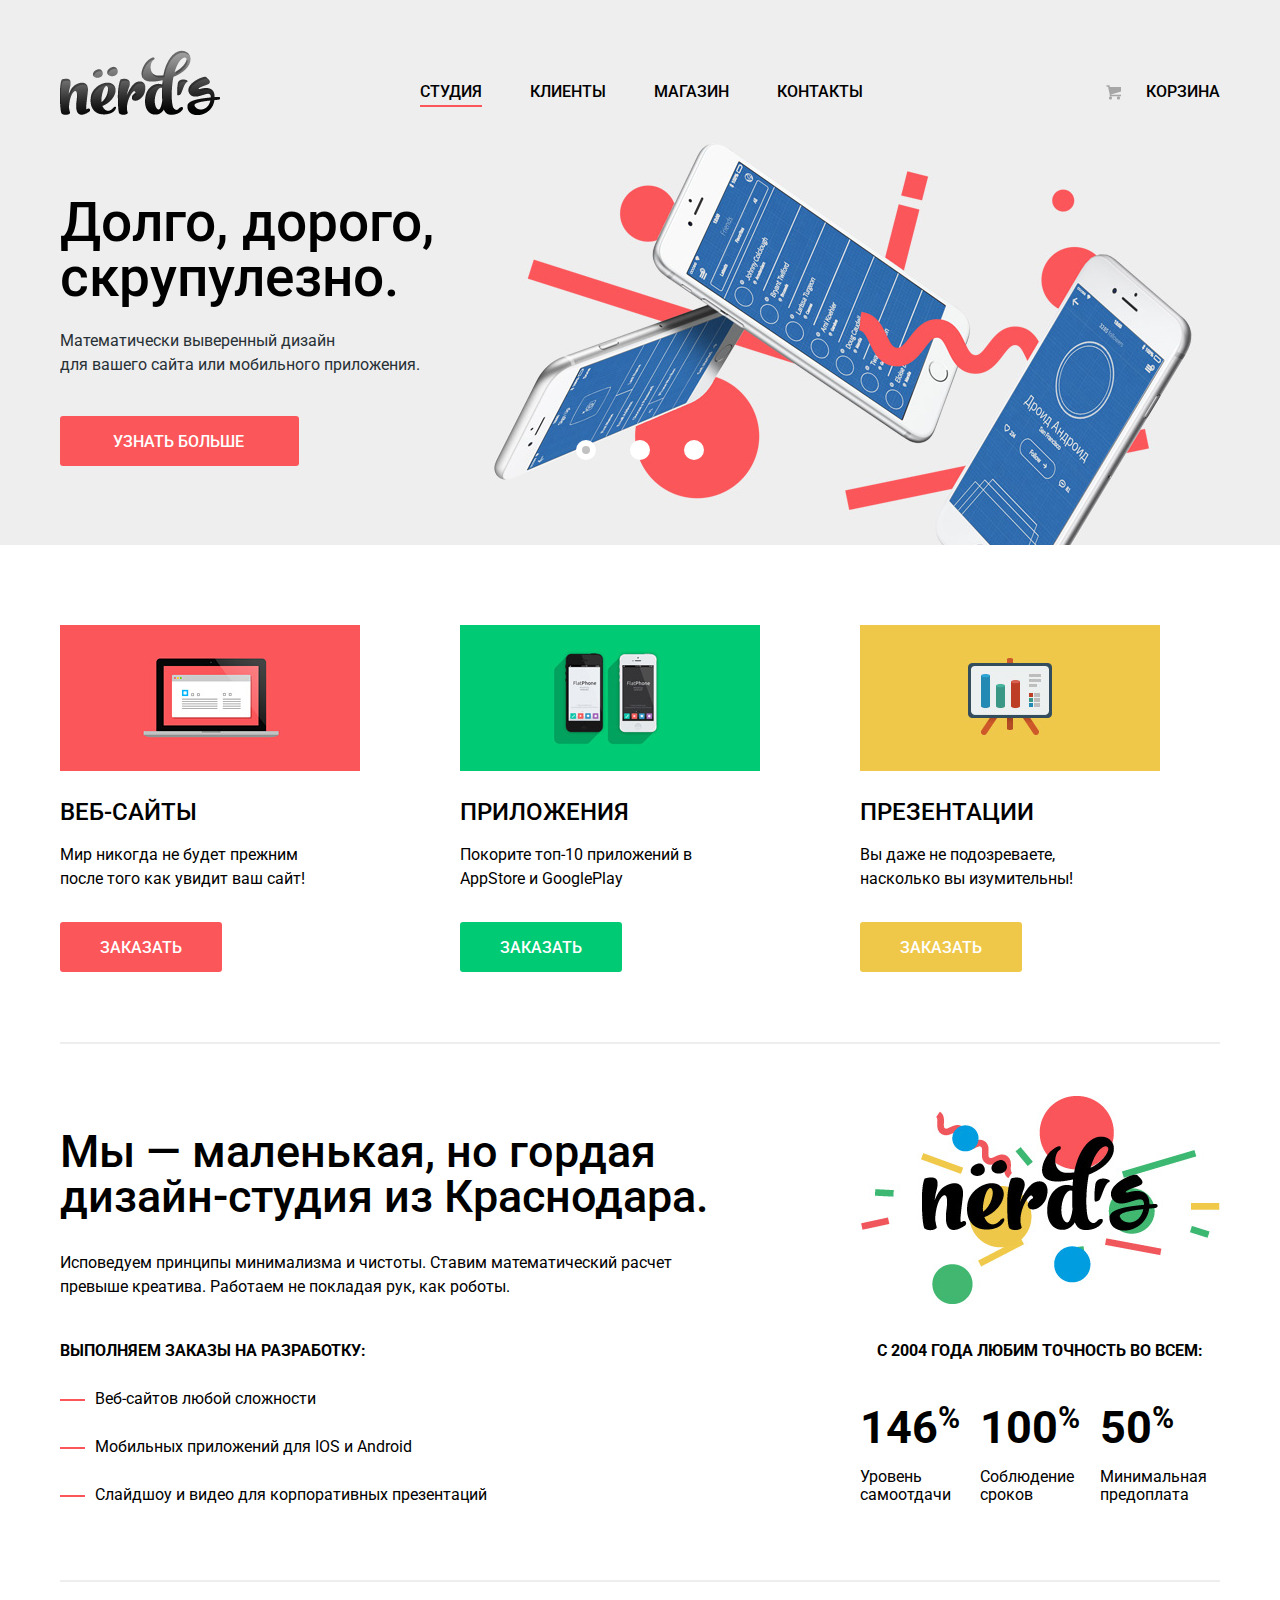
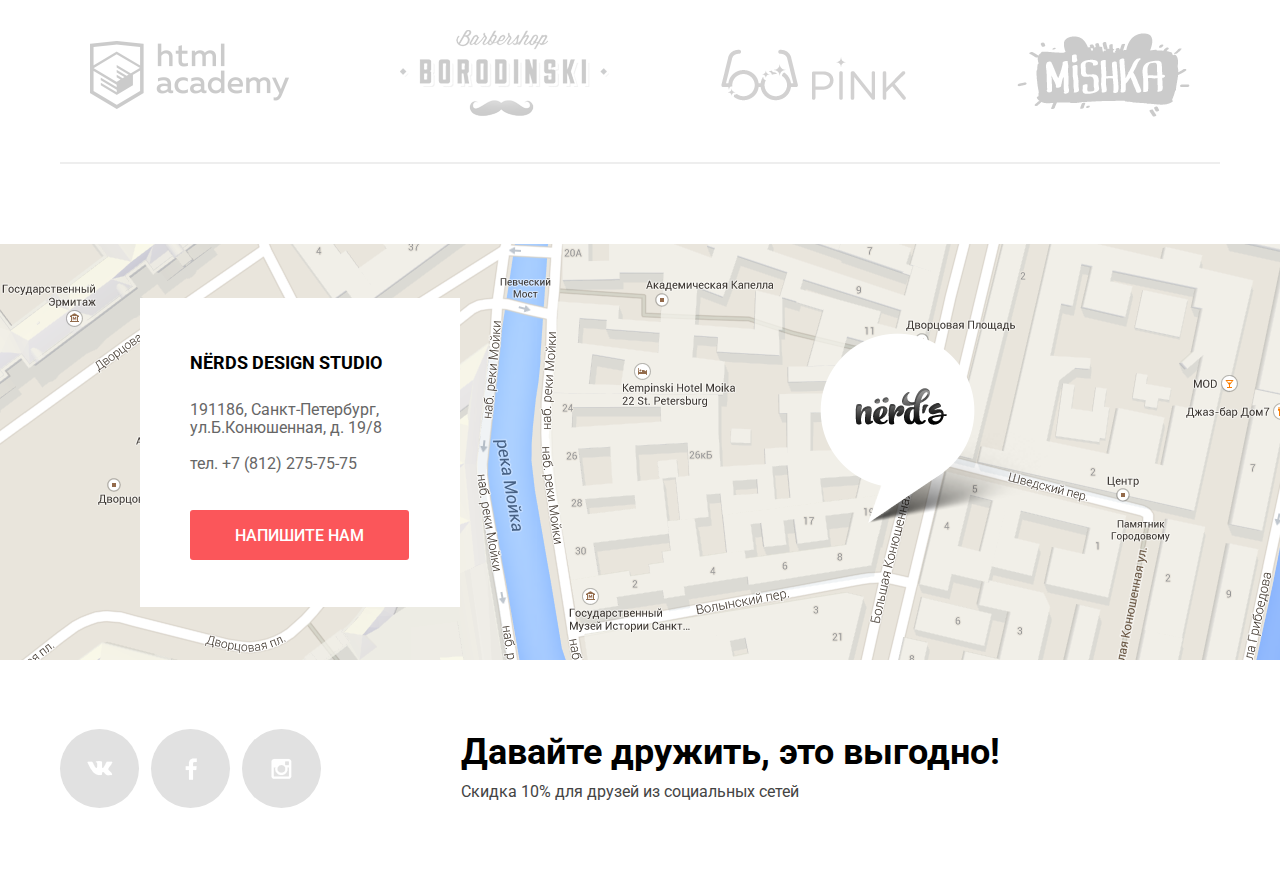
<file: index.html>
<!DOCTYPE html>
<html>
	<head>
		<meta charset="utf-8">
		<title>Главная</title>
		<link href="css/normalize.css" rel="stylesheet">
		<link href="css/style.css" rel="stylesheet">
		<link href="https://fonts.googleapis.com/css?family=Roboto:400,500,700&amp;subset=cyrillic" rel="stylesheet" type="text/css">
	</head>

	<body>

		<header class="header">
			<div class="container header__bar clearfix">
				<a href="#" class="header__logo"><img src="images/nerds-logo.png" width="160" height="65" alt="Логотип"></a>
				<nav class="header__main-nav">
					<ul>
						<li><a href="index.html" class="active">Студия</a></li>
						<li><a href="#">Клиенты</a></li>
						<li><a href="page.html">Магазин</a></li>
						<li><a href="#">Контакты</a></li>
					</ul>
		  	</nav>
		  	<a href="#" class="header__cart">Корзина</a>
	  	</div>
		</header>

		<div class="intro">
			<div class="container">
				<div class="slider">
					<input type="radio" id="btn-1" name="toggle" checked>
	        <input type="radio" id="btn-2" name="toggle">
	        <input type="radio" id="btn-3" name="toggle">
        	<div class="slider-controls">
	          <label for="btn-1"></label>
	          <label for="btn-2"></label>
	          <label for="btn-3"></label>
	        </div>
					<div class="slides">
						<div class="slide">
            	<div class="slide-content">
	              <div class="slide-title">Долго, дорого, скрупулезно.</div>
								<p class="slide-text">Математически выверенный дизайн<br>для вашего сайта или мобильного приложения.</p>
								<a class="btn btn_learn-more btn_red" href="#">Узнать больше</a>
							</div>
						</div>
						<div class="slide">
            	<div class="slide-content">
	              <div class="slide-title">Любим математику как никто другой</div>
								<p class="slide-text">Никакого креатива, только математические формулы для расчета идеальных пропорций.</p>
								<a class="btn btn_learn-more btn_red" href="#">Узнать больше</a>
							</div>
						</div>
						<div class="slide">
            	<div class="slide-content">
	              <div class="slide-title">Только ночь,<br>только хардкор</div>
								<p class="slide-text">Работать днем, как все? Мы против этого.<br>Ближе к полуночи работа только начинается.</p>
								<a class="btn btn_learn-more btn_red" href="#">Узнать больше</a>
							</div>
						</div>
					</div>
				</div>
			</div>
		</div>

	<main class="container">

		<div class="sections clearfix">
			<section class="sections__item">
				<img src="images/illustration-1.png" width="300" height="146" alt="Изображение">
				<h3 class="item__heading">Веб-сайты</h3>
				<p class="item__text">Мир никогда не будет прежним после того как увидит ваш сайт!</p>
				<a class="btn btn_order btn_red" href="#">Заказать</a>
			</section>
			<section class="sections__item">
				<img src="images/illustration-2.png" width="300" height="146" alt="Изображение">
				<h3 class="item__heading">Приложения</h3>
				<p class="item__text">Покорите топ-10 приложений в AppStore и GooglePlay</p>
				<a class="btn btn_order btn_green" href="#">Заказать</a>
			</section>
			<section class="sections__item">
				<img src="images/illustration-3.png" width="300" height="146" alt="Изображение">
				<h3 class="item__heading">Презентации</h3>
				<p class="item__text">Вы даже не подозреваете, насколько вы изумительны!</p>
				<a class="btn btn_order btn_yellow" href="#">Заказать</a>
			</section>
		</div>

		<article class="info clearfix">
			<div class="info__left">
				<h2 class="info__left-heading">Мы — маленькая, но гордая дизайн-студия из Краснодара.</h2>
				<p class="info__left-text">Исповедуем принципы минимализма и чистоты. Ставим математический расчет превыше креатива. Работаем не покладая рук, как роботы.</p>
				<p class="info__left-list-heading">Выполняем заказы на разработку:</p>
				<ul class="info__left-list">
					<li>Веб-сайтов любой сложности</li>
					<li>Мобильных приложений для IOS и Android</li>
					<li>Слайдшоу и видео для корпоративных презентаций</li>
				</ul>
			</div>
			<div class="info__right">
				<div class="info__right-image">
					<img src="images/nerds-illustration.png" width="360" height="208" alt="Изображение">
				</div>
				<h4 class="info__right-heading">С 2004 года любим точность во всем:</h4>
				<div class="info__right-stats"> 
					<div class="numblock"><div class="numblock__digit">146<sup>%</sup></div>Уровень самоотдачи</div> 
					<div class="numblock"><div class="numblock__digit">100<sup>%</sup></div>Соблюдение сроков</div> 
					<div class="numblock"><div class="numblock__digit">50<sup>%</sup></div>Минимальная предоплата</div>
				</div>
			</div>
		</article>

		<div class="partners">
			<a href="#" class="partner"><img src="images/logo-1.png" width="199" height="68" alt="Изображение"></a>
			<a href="#" class="partner"><img src="images/logo-2.png" width="209" height="90" alt="Изображение"></a>
			<a href="#" class="partner"><img src="images/logo-3.png" width="185" height="52" alt="Изображение"></a>
			<a href="#" class="partner"><img src="images/logo-4.png" width="173" height="84" alt="Изображение"></a>
		</div>

		</main>


		<div class="map">
			<div class="map__address">
				<h4 class="address-heading">Nёrds design studio</h4>
				<p class="address">191186, Санкт-Петербург, ул.Б.Конюшенная, д. 19/8</p>
				<p class="telephone">тел. +7 (812) 275-75-75</p>
				<a href="#" class="btn btn_contact btn_red">Напишите нам</a>
			</div>
			<div class="map__logo">
				<img src="images/map-marker.png" width="231" height="190" alt="Логотип">
			</div>
		</div>

		<footer class="footer clearfix">
			<div class="container">
				<div class="footer__buttons">
					<a href="#" class="btn_social btn_vk"></a>
					<a href="#" class="btn_social btn_fb"></a>
					<a href="#" class="btn_social btn_insta"></a>
				</div>
				<div class="footer__text">
					<h2 class="footer__heading-text">Давайте дружить, это выгодно!</h2>
					<span>Скидка 10% для друзей из социальных сетей</span>
				</div>
			</div>
		</footer>

	</body>

</html>
</file>
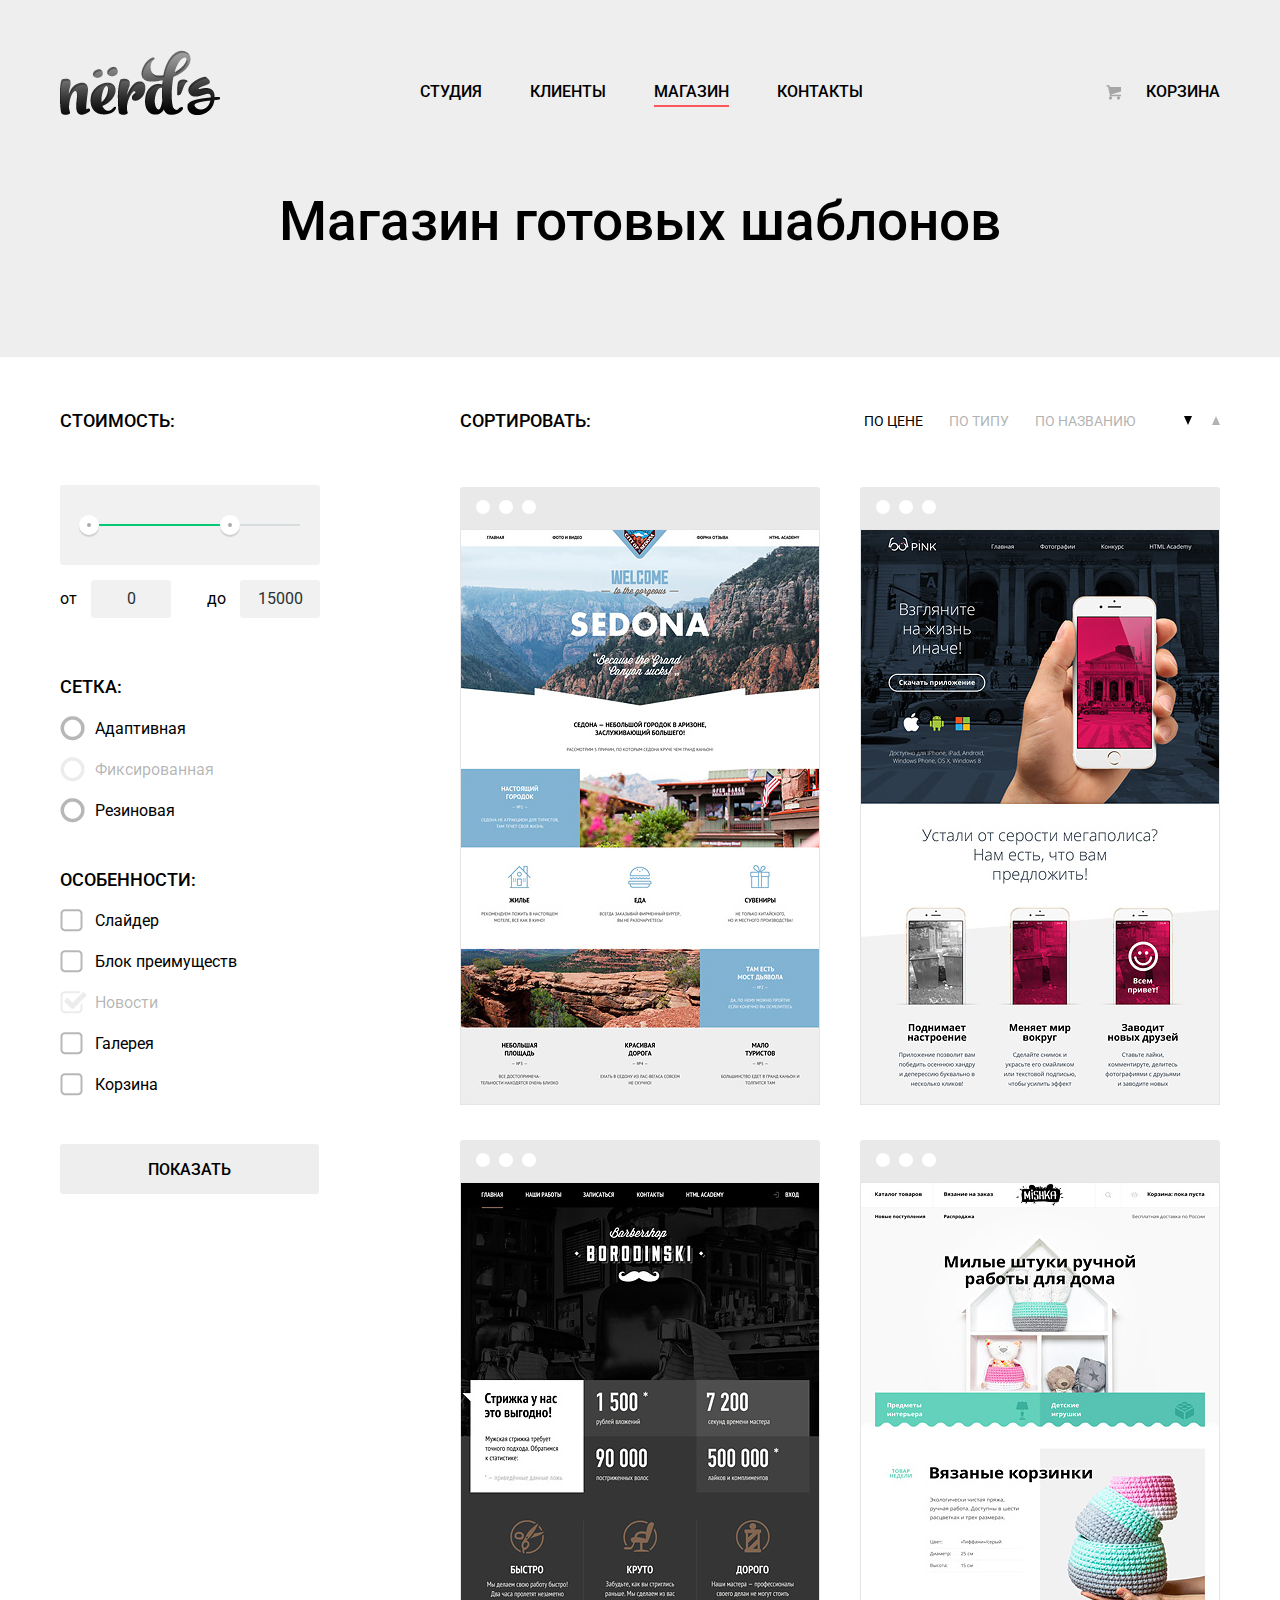
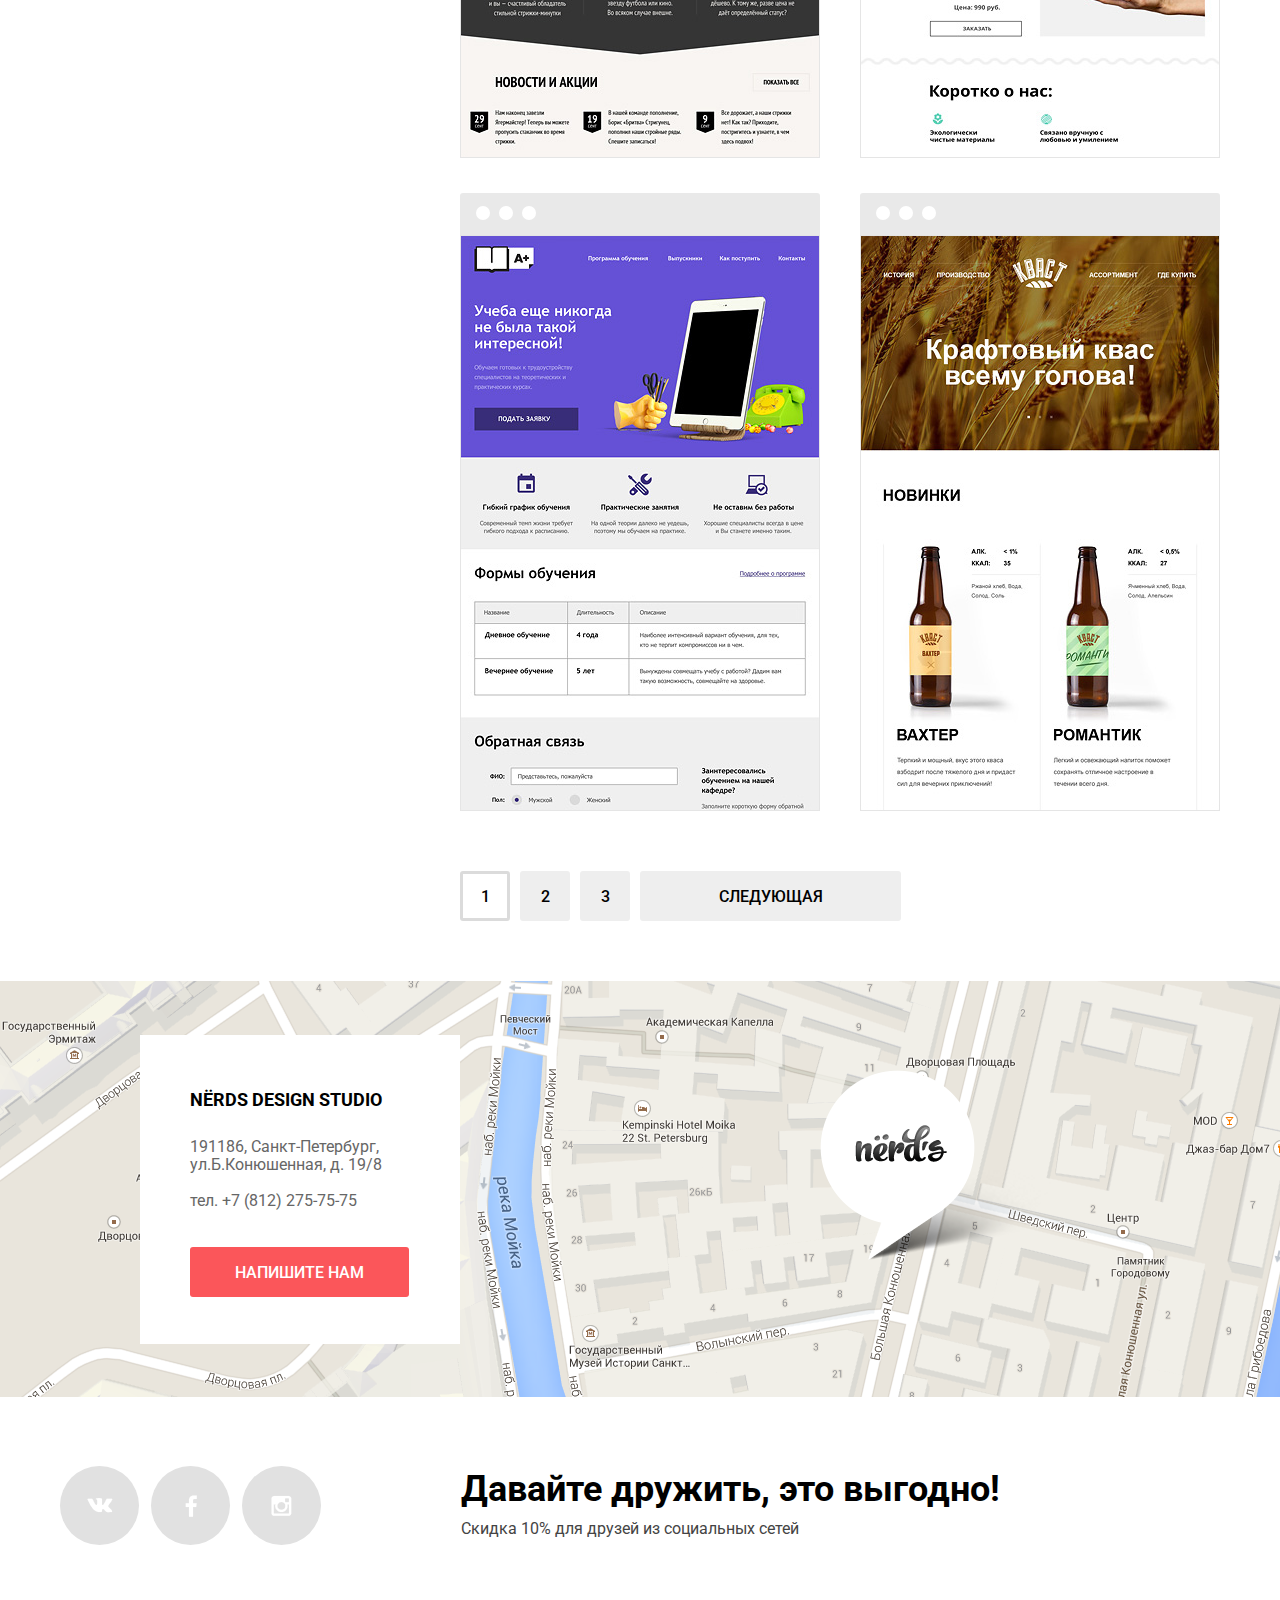
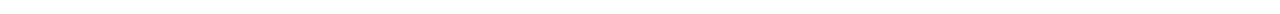
<file: page.html>
<!DOCTYPE html>
<html>
	<head>
		<meta charset="utf-8">
		<title>Каталог</title>
		<link href="css/normalize.css" rel="stylesheet">
		<link href="css/style.css" rel="stylesheet">
		<link href="https://fonts.googleapis.com/css?family=Roboto:400,500,700&amp;subset=cyrillic" rel="stylesheet" type="text/css">
	</head>

	<body>

		<header class="header">
			<div class="container header__bar clearfix">
				<a href="#" class="header__logo"><img src="images/nerds-logo.png" width="160" height="65" alt="Логотип"></a>
				<nav class="header__main-nav">
					<ul>
						<li><a href="index.html">Студия</a></li>
						<li><a href="#">Клиенты</a></li>
						<li><a href="page.html" class="active">Магазин</a></li>
						<li><a href="#">Контакты</a></li>
					</ul>
		  	</nav>
		  	<a href="#" class="header__cart">Корзина</a>
	  	</div>
			<h1 class="header__heading">Магазин готовых шаблонов</h1>
		</header>


		<main class="container">

			<div class="content clearfix">

				<div class="content_left">
					<form action="form.php" method="GET">
					<div class="content_left__filter">
						<p class="filter__heading subheading">Стоимость:</p>
      			<div class="range-filter">
        			<div class="range-controls">
         		 		<div class="scale"><div class="bar"></div></div>
          			<div class="toggle toggle-min"></div>
		          	<div class="toggle toggle-max"></div>
		        	</div>
		        	<div class="price-controls">
		          	<label class="min-price">от <input name="min-price" type="text" value="0"></label>
		         		<label class="max-price">до <input name="max-price" type="text" value="15000"></label>
		      		</div>
		      	</div>
		      </div>
					<div class="content_left__selector">
						<p class="selector__heading subheading">Сетка:</p>
						<input type="radio" name="layout" id="adaptive"><label for="adaptive" class="filter-label">Адаптивная</label>
						<input type="radio" name="layout" id="fixed" disabled><label for="fixed" class="filter-label">Фиксированная</label>
						<input type="radio" name="layout" id="responsive"><label for="responsive" class="filter-label">Резиновая</label>
					</div>
					<div class="content_left__checkboxes">
						<p class="checkboxes__heading subheading">Особенности:</p>
						<input type="checkbox" name="features" id="slider"><label for="slider" class="filter-label">Слайдер</label>
						<input type="checkbox" name="features" id="advantages"><label for="advantages" class="filter-label">Блок преимуществ</label>
						<input type="checkbox" name="features" id="news" checked disabled><label for="news" class="filter-label">Новости</label>
						<input type="checkbox" name="features" id="gallery"><label for="gallery" class="filter-label">Галерея</label>
						<input type="checkbox" name="features" id="basket"><label for="basket" class="filter-label">Корзина</label>
					</div>
						<button type="submit" class="btn btn_gray btn_form">Показать</button>
					</form>
				</div>

				<div class="content_right">
					<div class="content_right__sorting clearfix">
						<p class="sorting-type__heading subheading">Сортировать:</p>
						<div class="sorting-type__variant">
							<a href="#" class="sorting-type active">По цене</a>
							<a href="#" class="sorting-type">По типу</a>
							<a href="#" class="sorting-type">По названию</a>
							<a href="#" class="sorting-type sorting-type_arrow sorting-type_arrow-up active">По убыванию</a> 
							<a href="#" class="sorting-type sorting-type_arrow sorting-type_arrow-down">По возрастанию</a> 
						</div>
					</div>
					<div class="content_right__portfolio">
						<article class="portfolio__item">
							<div class="portfolio__item-circle">
								<div class="circle"></div>
								<div class="circle"></div>
								<div class="circle"></div>
							</div>
							<img src="images/img-sedona.jpg" width="360" height="576" alt="Изображение">
							<div class="portfolio__item-content">
								<p class="portfolio__item-content__heading subheading">Sedona</p>
								<p class="portfolio__item-content__text">Информационный сайт<br>для туристов</p>
								<a href="#" class="btn btn_red btn_price">9 900 руб.</a>
							</div>
						</article>
						<article class="portfolio__item">
							<div class="portfolio__item-circle">
								<div class="circle"></div>
								<div class="circle"></div>
								<div class="circle"></div>
							</div>
							<img src="images/img-pink.jpg" width="360" height="576" alt="Изображение">
							<div class="portfolio__item-content">
								<p class="portfolio__item-content__heading subheading">Pink App</p>
								<p class="portfolio__item-content__text">Продуктовый лендинг<br>приложения для IOS и Android</p>
								<a href="#" class="btn btn_red btn_price">9 900 руб.</a>
							</div>
						</article>
						<article class="portfolio__item">
							<div class="portfolio__item-circle">
								<div class="circle"></div>
								<div class="circle"></div>
								<div class="circle"></div>
							</div>
							<img src="images/img-barbershop.jpg" width="360" height="576" alt="Изображение">
							<div class="portfolio__item-content">
								<p class="portfolio__item-content__heading subheading">Barbershop</p>
								<p class="portfolio__item-content__text">Сайт салона красоты.<br>Для мужчин, да.</p>
								<a href="#" class="btn btn_red btn_price">9 900 руб.</a>
							</div>
						</article>
						<article class="portfolio__item">
							<div class="portfolio__item-circle">
								<div class="circle"></div>
								<div class="circle"></div>
								<div class="circle"></div>
							</div>
							<img src="images/img-mishka.jpg" width="360" height="576" alt="Изображение">
							<div class="portfolio__item-content">
								<p class="portfolio__item-content__heading subheading">Mishka</p>
								<p class="portfolio__item-content__text">Интернет-магазин<br>вязаных игрушек</p>
								<a href="#" class="btn btn_red btn_price">9 900 руб.</a>
							</div>
						</article>
						<article class="portfolio__item">
							<div class="portfolio__item-circle">
								<div class="circle"></div>
								<div class="circle"></div>
								<div class="circle"></div>
							</div>
							<img src="images/img-aplus.jpg" width="360" height="576" alt="Изображение">
							<div class="portfolio__item-content">
								<p class="portfolio__item-content__heading subheading">A plus</p>
								<p class="portfolio__item-content__text">Лендинг курсов повышения<br>квалификации</p>
								<a href="#" class="btn btn_red btn_price">9 900 руб.</a>
							</div>
						</article>
						<article class="portfolio__item">
							<div class="portfolio__item-circle">
								<div class="circle"></div>
								<div class="circle"></div>
								<div class="circle"></div>
							</div>
							<img src="images/img-kvast.jpg" width="360" height="576" alt="Изображение">
							<div class="portfolio__item-content">
								<p class="portfolio__item-content__heading subheading">кваст</p>
								<p class="portfolio__item-content__text">Промо-сайт проиводителя<br>крафтового кваса</p>
								<a href="#" class="btn btn_red btn_price">9 900 руб.</a>
							</div>
						</article>
					</div>
					<div class="content_right__btn_pagination">
						<a href="#" class="btn btn_gray btn_square active">1</a>
						<a href="#" class="btn btn_gray btn_square">2</a>
						<a href="#" class="btn btn_gray btn_square">3</a>
						<a href="#" class="btn btn_gray btn_next">Следующая</a>
					</div>
				</div>
			</div>

		</main>

		<div class="map">
			<div class="map__address">
				<h4 class="address-heading">Nёrds design studio</h4>
				<p class="address">191186, Санкт-Петербург, ул.Б.Конюшенная, д. 19/8</p>
				<p class="telephone">тел. +7 (812) 275-75-75</p>
				<a href="#" class="btn btn_contact btn_red">Напишите нам</a>
			</div>
			<div class="map__logo">
				<img src="images/map-marker.png" width="231" height="190" alt="Логотип">
			</div>
		</div>

		<footer class="footer clearfix">
			<div class="container">
				<div class="footer__buttons">
					<a href="#" class="btn_social btn_vk">Вконтакте</a>
					<a href="#" class="btn_social btn_fb">Facebook</a>
					<a href="#" class="btn_social btn_insta">Instagram</a>
				</div>
				<div class="footer__text">
					<h2 class="footer__heading-text">Давайте дружить, это выгодно!</h2>
					<span>Скидка 10% для друзей из социальных сетей</span>
				</div>
			</div>
		</footer>

	</body>

</html>
</file>
<file: css/style.css>
* {
  -moz-box-sizing: border-box;
  box-sizing: border-box;
  }

img {
  max-width: 100%;
}

body {
  position: relative;
  max-width: 1440px;
  font-size: 16px;
  font-family: "Roboto", "Arial", sans-serif;
  font-weight: 400;
  line-height: 24px;
  color: #000000;
  background-color: #ffffff;
  padding: 0;
  margin: 0 auto;
}

.container {
	max-width: 1160px;
	margin: 0 auto;
}

.header {
  background-color: #eeeeee;
  padding-top: 50px;
}

.header__bar {
	font-weight: 500;
  text-transform: uppercase;
}

.header__bar a:hover {
	color: #fb565a;
}

.header__bar a:active {
	color: rgba(0, 0, 0, 0.3);
}

.header__logo {
	float: left;
	display: inline-block;
	vertical-align: middle;
}

.header__logo img {
	display: block;
}  

.header__logo img:hover {
  filter: alpha(opacity=80);
  -moz-opacity: 0.8;
	opacity: 0.80;
}  

.header__logo img:active {
  filter: alpha(opacity=30);
  -moz-opacity: 0.3;
	opacity: 0.30;
}

.header__main-nav {
	float: left;
	margin: 27px 0  0 200px;
}

.header__main-nav ul {
  font-size: 0;
  text-align: center;
  margin: 0;
  padding: 0;
} 

.header__main-nav li {
  display: inline-block;
  vertical-align: middle;
  list-style-type: none;
  padding-left: 48px;
}

.header__main-nav li:first-child {
	padding-left: 0px;
}

.header__main-nav a {
  display: block;
  position: relative;
  font-size: 16px;
  font-weight: 500;
  text-decoration: none;
  line-height: 30px;
  color: #000000;
}

.header__main-nav a.active::after {
  content: '';
  position: absolute;
  bottom: 0;
  left: 0;
  right: 0; 
  height: 2px;
  background-color: #fb565a;
}

.header__cart {
	float: right;
	display: inline-block;
  font-size: 16px;
  font-weight: 500;
	text-decoration: none;
	line-height: 30px;
	vertical-align: middle;
  color: #000000;
  background: url("../images/cart-icon.png") no-repeat;
	background-position: center left; 
	margin-top: 27px;
	padding-left: 40px;
}

.header__heading {
	font-size: 55px;
	font-weight: 500;
	line-height: 62px;
	text-align: center;
	background-color: #eeeeee;
	padding-top: 75px;
	padding-bottom: 105px;
	margin: 0;
}



.intro {
  background-color: #eeeeee;
}

.slider {
  position: relative;
  height: 430px;
}

.slider-controls {
  position: absolute;
  bottom: 95px;
  left: 50%;
  width: 200px;
  height: 10px;
  text-align: center;
  margin-left: -100px;
  z-index: 1000;
}

.slider-controls label {
  display: inline-block;
  width: 20px;
  height: 20px;
  background: white;
  -moz-border-radius: 50%;
	-webkit-border-radius: 50%;
  border-radius: 50%;
  border: 6px solid white;
  vertical-align: top;
  margin: 0 15px;
  cursor: pointer;
}

#btn-1:checked ~ .slider-controls label[for="btn-1"],
#btn-2:checked ~ .slider-controls label[for="btn-2"],
#btn-3:checked ~ .slider-controls label[for="btn-3"] { 
  background: #c1c1c1;
}

.slide {
  position: absolute;
  top: 0;
  left: 0;
  width: 100%;
  height: 100%;
  overflow: hidden;
}

.slide-content {
  width: 525px;
  color: #283136;
  margin-top: 80px;
}

.slide-text {
	max-width: 420px;
	margin: 24px 0 39px;
}

.slide-title {
  font-size: 55px;
  font-weight: 500;
  line-height: 55px;
  color: black;
}

.btn_learn-more {
	padding-left: 53px;
	padding-right: 55px;
}

.slide:nth-child(1) {
  background: #eeeeee url("../images/slider-1.jpg") no-repeat;
  background-position: 100% 10px;
}

.slide:nth-child(2) {
  background: #eeeeee url("../images/slider-2.jpg") no-repeat;
  background-position: 100% 10px;
}

.slide:nth-child(3) {
  background: #eeeeee url("../images/slider-3.jpg") no-repeat;
  background-position: 100% 0;
}

.slide {
  display: none;
}

.slider input[type=radio] {
  position: absolute;
  filter: alpha(opacity=0);
  -moz-opacity: 0;
  opacity: 0;
}

#btn-1:checked ~ .slides .slide:nth-child(1) { 
  display: block;
}
#btn-2:checked ~ .slides .slide:nth-child(2) { 
  display: block;
}
#btn-3:checked ~ .slides .slide:nth-child(3) { 
  display: block;
}



.sections {
	margin: 80px 0 70px;
}

.sections img {
	display: block;
}

.sections__item {
	float: left;
	max-width: 300px;
	margin-right: 100px;
}

.sections__item:last-child {
	margin-right: 0px;
}

.item__heading {
	font-size: 24px;
	font-weight: 500;
	line-height: 30px;
	text-transform: uppercase;
	margin: 26px 0 16px;
}

.item__text {
	display: inline-block;
	max-width: 260px;
	margin: 0;
}

.btn {
	display: inline-block;
	max-width: 100%;
	font-weight: 500;
	line-height: 18px;
	text-transform: uppercase;
	text-decoration: none;
	text-align: center;
	vertical-align: middle;
	color: #ffffff;
	-moz-border-radius: 3px;
	-webkit-border-radius: 3px;
	border-radius: 3px;
	padding-top: 17px;
	padding-bottom: 15px;
}

.btn_order {
	padding-left: 40px;
	padding-right: 40px;
	margin-top: 31px;
}

.btn_red {
	background-color: #fb565a;
}

.btn_green {
	background-color: #00ca74;
}

.btn_yellow {
	background-color: #efc84a;
}

.btn_red:hover {
	background-color: #e74246;
}

.btn_green:hover {
	background-color: #00bc6c;
}

.btn_yellow:hover {
 	background-color: #eab534;
 }

.btn_red:active {
	background-color: #d7373b;
	color: rgba(255, 255, 255, 0.3);
	box-shadow: inset 0 3px 0 0 #c13135;
}

.btn_green:active {
	background-color: #00aa62;
	color: rgba(255, 255, 255, 0.3);
	box-shadow: inset 0 3px 0 0 #009958;
}

.btn_yellow:active {
	background-color: #e5a722;
	color: rgba(255, 255, 255, 0.3);
	box-shadow: inset 0 3px 0 0 #ce961f;
}



.info {
	border-top: solid 2px #eeeeee;
	margin-bottom: 73px;
}

.info__left {
	float: left;
	max-width: 60%;
	margin-top: 85px;
}

.info__right {
	float: right;
	max-width: 32%;
	margin-top: 52px;
}

.info__left-list,
.info__right-stats {
	margin: 0;
}

.info__left-heading {
	font-size: 45px;
	font-weight: 500;
	line-height: 45px;
	margin: 0 0 32px;
}

.info__left-text {
	display: inline-block;
	vertical-align: top;
	max-width: 620px;
	margin: 0 0 40px;
}

.info__left-list-heading {
	font-weight: bold;
	text-transform: uppercase;
	margin: 0 0 24px 0;
}

.info__left-list {
	list-style: none;
	padding-left: 0;
}

.info__left-list li  {
	padding-bottom: 24px;
}

.info__left-list li:last-child {
	padding-bottom: 0px;
}

.info__left-list li::before  {
	display: inline-block;
	content: '';
	height: 2px;
	width: 25px;
	background-color: #fb565a;
	vertical-align: middle;
	margin-right: 10px;
}

.info__right-image img {
	display: block;
}

.info__right-heading { 
	text-transform: uppercase;
	text-align: center;
	font-weight: bold;
	margin: 35px 0 32px;
}

.info__right-stats {
	font-size: 0;
}

.info__right .numblock {
	display: inline-block;
	max-width: 110px;
	font-size: 16px;
	line-height: 18px;
	vertical-align: middle;
	margin-right: 10px;
}

.info__right .numblock:last-child {
	margin-right: 0px;
}

.info__right .numblock__digit {
	font-size: 45px;
	line-height: 66px;
	font-weight: bold;
	padding-bottom: 7px;
}

.info__right .numblock__digit sup {
	font-size: 30px;
}



.partners {
	width: 100%;
	height: 184px;
	line-height: 184px;
	text-align: justify;
	border-top: solid 2px #eeeeee;
	border-bottom: solid 2px #eeeeee;
	padding-right: 30px;
	padding-left: 30px;
	margin-bottom: 80px;
}

.partner {
	display: inline-block;
	font-size: 0;
	vertical-align: middle;
  filter: alpha(opacity=20);
  -moz-opacity: 0.2;
	opacity: 0.20;
}

.partner:hover {
  filter: alpha(opacity=100);
  -moz-opacity: 1;
	opacity: 1;
}

.partner:active {
  filter: alpha(opacity=10);
  -moz-opacity: 0.1;
	opacity: 0.10;
}

.partner img {
	display: block;
}

.partners::after {
   content: '';
   width: 100%;
   height: 0;
   visibility: hidden;
   overflow: hidden;
   display: inline-block;
 }

 

.content {
	line-height: 18px;
	padding-top: 55px;
}

.content_left {
	float: left;
	max-width: 260px;
}

.content_right {
	float: right;
	max-width: 760px;
}

.content_left__filter {
 	margin-bottom: 60px;
}

.content_left__selector,
.content_left__checkboxes {
	position: relative;
	margin-bottom: 48px;
}

.subheading {
	font-size: 18px;
	font-weight: 500;
	text-transform: uppercase;
	margin: 0px;
}

.filter__heading {
	margin-bottom: 55px;
}

.selector__heading,
.checkboxes__heading {
	margin-bottom: 20px;
}

.range-filter {
  width: 260px;
}

.range-controls {
  position: relative;
  height: 80px;
  -moz-border-radius: 3px;
	-webkit-border-radius: 3px;
  border-radius: 3px;
  background: #f1f1f1;
  padding: 39px 20px;
  margin-bottom: 15px;
}

.range-controls .scale {
  height: 2px;
  background: #d7dcde;
}

.range-controls .bar {
  width: 68%;
  height: 2px;
  background: #00ca74;
}

.range-controls .toggle {
  position: absolute;
  top: 30px;
  left: 0px;
  width: 20px;
  height: 20px;
  cursor: pointer;
  background-color: #ababab;
  border: 8px solid #ffffff;
  -moz-border-radius: 50%;
	-webkit-border-radius: 50%;
  border-radius: 50%;
  box-shadow: 0 2px 1px 0 #cfcfcf;
}

.range-controls .toggle-min {
  left: 19px;
}

.range-controls .toggle-max {
  left: 160px;
}

.price-controls {
  font-size: 0;
}

.price-controls label {
  font-size: 16px;
  display: inline-block;
  width: 50%;
}

.max-price {
  text-align: right;
}

.price-controls input {
  width: 80px;
  font-family: 'Roboto', 'Arial', sans-serif;
  font-size: 16px;
  line-height: 18px;
  text-align: center;
  color: #283136;
  background: #f1f1f1;
  border: none;
  -moz-border-radius: 3px;
	-webkit-border-radius: 3px;
  border-radius: 3px;
  margin-left: 10px;
  padding: 10px 9px;
}

.filter-label {
	display: block;
	cursor: pointer;
}

.content_left__selector input[type=radio] {
  position: absolute;
  left: -9999px;
}

.content_left__selector label {
	position: relative;
  line-height: 25px;
  padding-left: 35px;
  margin-bottom: 16px;
}

.content_left__selector label::before {
	content: "";
  display: block;
  position: absolute;
	top: 0;
	left: 0;
  width: 25px;
	height: 25px;
  background-image: url("../images/radio-btn-null.png");
  background-repeat: no-repeat;
  filter: alpha(opacity=40);
  -moz-opacity: 0.4;
  opacity: 0.40;
}

.content_left__selector input:checked + label::before {
  background-image: url("../images/radio-btn-checked.png");
  background-repeat: no-repeat;
}

.content_left__selector label:hover::before {
  filter: alpha(opacity=1);
  -moz-opacity: 1;
	opacity: 1;
}

.content_left__selector input:disabled + label::before {
  filter: alpha(opacity=10);
  -moz-opacity: 0.1;
	opacity: 0.10;
}

.content_left__selector input:disabled + label {
	color: rgba(0, 0, 0, 0.3);
}

.content_left__checkboxes input[type=checkbox] {
  position: absolute;
  left: -9999px;
}

.content_left__checkboxes label {
	position: relative;
	line-height: 23px;
	padding-left: 35px;
  margin-bottom: 18px;
}

.content_left__checkboxes label::before {
  content: "";
  display: block;
  position: absolute;
	top: 0;
	left: 0;
	width: 23px;
	height: 23px;
  background-image: url("../images/checkbox-btn-null.png");
  background-repeat: no-repeat;  
  filter: alpha(opacity=40);
  -moz-opacity: 0.4;
  opacity: 0.40;
}

.content_left__checkboxes input:checked + label::before {
	width: 27px;
  background-image: url("../images/checkbox-btn-checked.png");
  background-repeat: no-repeat;
}

.content_left__checkboxes label:hover::before {
  filter: alpha(opacity=1);
  -moz-opacity: 1;
	opacity: 1;
}

.content_left__checkboxes input:disabled + label::before {
  filter: alpha(opacity=10);
  -moz-opacity: 0.1;
  opacity: 0.10;
}

.content_left__checkboxes input:disabled + label {
	color: rgba(0, 0, 0, 0.3);
}

.content_left__selector label:last-child,
.content_left__checkboxes label:last-child {
	margin-bottom: 0px;
}

.btn_form {
	border: none;
	padding-left: 88px;
	padding-right: 88px;
}

.btn_form:focus {
	outline: none;
}

.content_right__portfolio,
.content_right__sorting {
	font-size: 0;
}

.sorting-type__heading {
	float: left;
	line-height: 18px;
	margin-bottom: 57px;
}

.sorting-type__variant {
	float: right;
}

.sorting-type {
	display: inline-block;
	font-size: 14px;
	text-transform: uppercase;
	text-decoration: none;
	vertical-align: middle;
	color: #000000;
  filter: alpha(opacity=30);
  -moz-opacity: 0.3;
	opacity: 0.30;
	margin-right: 26px;
}

.sorting-type.active {
  filter: alpha(opacity=100);
  -moz-opacity: 1;
	opacity: 1;
}

.sorting-type:hover {
  filter: alpha(opacity=60);
  -moz-opacity: 0.6;
	opacity: 0.60;
}

.sorting-type:active {
  filter: alpha(opacity=100);
  -moz-opacity: 1;
	opacity: 1;
}

.sorting-type_arrow {
	font-size: 0;
	line-height: 9px;
	margin-right: 0;
}

.sorting-type_arrow-up {
	margin-left: 22px;
}

.sorting-type_arrow-down {
	margin-left: 20px;
}

.sorting-type_arrow-up::after {
	content: "";
	display: inline-block;
	width: 0;
	height: 0;
	vertical-align: middle;
	border-style: solid;
	border-width: 9px 4.5px 0 4.5px;
	border-color: #000000 transparent transparent transparent;
}

.sorting-type_arrow-down::after {
	content: "";
	display: inline-block;
	width: 0;
	height: 0;
	vertical-align: middle;
	border-style: solid;
	border-width: 0 4.5px 9px 4.5px;
	border-color: transparent transparent #000000 transparent;
}

.portfolio__item {
	position: relative;
	display: inline-block;
	vertical-align: middle;
	margin-bottom: 35px;
}

.portfolio__item > img {
	display: block;
}

.portfolio__item:nth-child(5),
.portfolio__item:nth-child(6) {
	margin-bottom: 0px;
}

.portfolio__item:nth-child(odd) {
	margin-right: 40px;
}

.portfolio__item-circle {
	font-size: 14px;
	line-height: 14px;
	background: #e9e9e9;
	-moz-border-radius: 3px 3px 0px 0;
	-webkit-border-radius: 3px 3px 0px 0;
	border-radius: 3px 3px 0px 0;
	padding: 13px 0 13px 16px;
}

.portfolio__item-circle .circle {
	display: inline-block;
	width: 14px;
	height: 14px;
	background: #ffffff;
	-moz-border-radius: 50%;
	-webkit-border-radius: 50%;
  border-radius: 50%;
  margin-right: 6px;
}

.portfolio__item-circle .circle:last-child {
	margin-right: 0;
}

.portfolio__item-content {
	position: absolute;
	top: 390px;
	bottom: 0;
	left: 0;
	right: 0;
	display: none;
	font-size: 16px;
	text-align: center;
	background-color: #eeeeee;
	padding-top: 32px;
}

.portfolio__item:hover .portfolio__item-content {
	display: block;
}

.portfolio__item-content__text {
	color: #666666;
	margin: 19px 0 29px 0;
}

.btn_price {
	padding-left: 61px;
	padding-right: 59px;
}


.content_right__btn_pagination {
	font-size: 0;
	padding: 60px 0;
}

.btn_gray {
	font-size: 16px;
	display: inline-block;
	background-color: #eeeeee;
	color: #000000;
	vertical-align: middle;
}

.btn_gray a {
	display: block;
}

.btn_square {
	padding-left: 21px;
	padding-right: 20px;
	margin-right: 10px;
}

.btn_next {
	padding-left: 79px;
	padding-right: 78px; 
}

.btn_gray.active {
	background-color: #ffffff;
	box-shadow: inset 0 0 0 3px #dbdbdb;
}

.btn_gray:hover {
	background-color: #dfdfdf;
}

.btn_gray:active {
	background-color: #d5d5d5;
	color: rgba(0, 0, 0, 0.3);
	box-shadow: inset 0 3px 0 0 #bfbfbf;
}



.map {
	position: relative;
	height: 416px;
	background: #e9e5dc url("../images/map.png") no-repeat;
}

.map__address {
	position: absolute;
	top: 54px;
	left: 140px;
	width: 100%;
	max-width: 320px;
	background-color: white;
	vertical-align: middle;
	padding: 54px 50px 47px;
}

.map__logo {
	position: absolute;
	left: 820px;
	bottom: 130px;
	vertical-align: top;
}

.btn_contact {
	padding-left: 45px;
	padding-right: 45px;
	margin-top: 34px;
}

.address-heading {
	text-transform: uppercase;
	font-size: 18px;
	line-height: 21px;
	margin: 0;
}

.map__address .address {
	color: #666666;
	line-height: 18px;
	margin: 28px 0 15px;
}

.map__address .telephone { 
	color: #666666;
	margin: 0;
}



.footer__buttons {
	float: left;
	font-size: 0;
	max-width: 31%;
	margin: 69px 0;
}

.btn_social {
	position: relative;
	display: inline-block;
	width: 79px;
	height: 79px;
	line-height: 79px;
	-moz-border-radius: 50%;
	-webkit-border-radius: 50%;
	border-radius: 50%;
	background-color: #e1e1e1;
	text-align: center;
	vertical-align: middle;
	font-size: 0;
	margin-right: 12px;
}

.btn_social:last-child {
	margin-right: 0px;
}

.btn_social::before {
	content: '';
	display: block;
	position: absolute;
	top: 0;
	bottom: 0;
	right: 0;
	left: 0;
	background-repeat: no-repeat;
	background-position: center;
	margin: auto;
}

.btn_vk::before {
	width: 26px;
	height: 15px;
	background-image: url("../images/vk-icon.png")
}

.btn_fb::before {
	width: 12px;
	height: 22px;
	background-image: url("../images/fb-icon.png")
}

.btn_insta::before {
	width: 21px;
	height: 21px;
	background-image: url("../images/insta-icon.png")
}

.btn_social:hover {
	background-color: #e74246;
}

.btn_social:active {
	background-color: #d7373b;
	box-shadow: inset 0 3px 0 0 #c13135;
}

.btn_social:active::before {
  filter: alpha(opacity=30);
  -moz-opacity: 0.3;
	opacity: 0.30;
}

.footer__text {
	float: left;
	max-width: 68%;
	margin: 72px 0 72px 140px;
}

.footer__heading-text {
	font-size: 36px;
	line-height: 40px;
	margin: 0 0 8px 0;
}

.footer__text span {
	color: #444444;
}

.clearfix::after {     
  content: "";     
  display: table;     
  clear: both; 
 }
</file>
